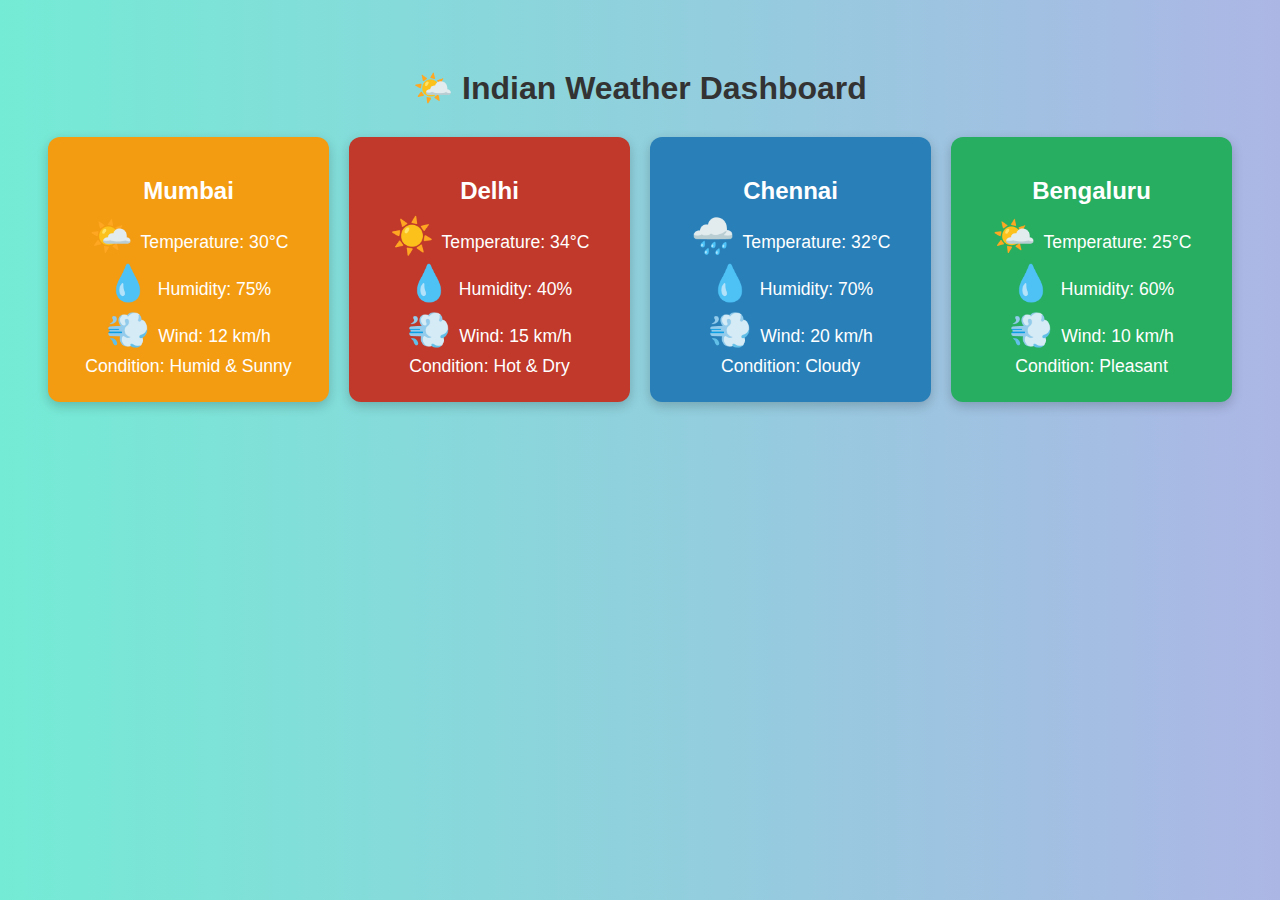
<file: index.html>
<!DOCTYPE html>
<html lang="en">
<head>
  <meta charset="UTF-8">
  <title>Weather Dashboard</title>
  <style>
    body {
      font-family: Arial, sans-serif;
      background: linear-gradient(to right, #74ebd5, #ACB6E5);
      text-align: center;
      padding: 40px;
      color: #333;
    }

    h1 {
      margin-bottom: 20px;
    }

    .weather-grid {
      display: grid;
      grid-template-columns: repeat(auto-fit, minmax(250px, 1fr));
      gap: 20px;
      margin-top: 30px;
    }

    .weather-box {
      padding: 20px;
      border-radius: 12px;
      color: #fff;
      box-shadow: 0 4px 12px rgba(0,0,0,0.2);
      transition: transform 0.3s;
    }

    .weather-box:hover {
      transform: scale(1.05);
    }

    /* Individual city styles */
    .mumbai {
      background: #f39c12; /* Orange */
    }

    .delhi {
      background: #c0392b; /* Red */
    }

    .chennai {
      background: #2980b9; /* Blue */
    }

    .bengaluru {
      background: #27ae60; /* Green */
    }

    .weather-box h2 {
      margin-bottom: 10px;
    }

    .weather-box p {
      margin: 5px 0;
      font-size: 1.1em;
    }

    .icon {
      font-size: 2em;
      margin-right: 8px;
    }
  </style>
</head>
<body>

  <h1>🌤️ Indian Weather Dashboard</h1>
  

  <div class="weather-grid">

    <!-- Mumbai -->
    <div class="weather-box mumbai">
      <h2>Mumbai</h2>
      <p><span class="icon">🌤️</span>Temperature: 30°C</p>
      <p><span class="icon">💧</span>Humidity: 75%</p>
      <p><span class="icon">💨</span>Wind: 12 km/h</p>
      <p>Condition: Humid & Sunny</p>
    </div>

    <!-- Delhi -->
    <div class="weather-box delhi">
      <h2>Delhi</h2>
      <p><span class="icon">☀️</span>Temperature: 34°C</p>
      <p><span class="icon">💧</span>Humidity: 40%</p>
      <p><span class="icon">💨</span>Wind: 15 km/h</p>
      <p>Condition: Hot & Dry</p>
    </div>

    <!-- Chennai -->
    <div class="weather-box chennai">
      <h2>Chennai</h2>
      <p><span class="icon">🌧️</span>Temperature: 32°C</p>
      <p><span class="icon">💧</span>Humidity: 70%</p>
      <p><span class="icon">💨</span>Wind: 20 km/h</p>
      <p>Condition: Cloudy</p>
    </div>

    <!-- Bengaluru -->
    <div class="weather-box bengaluru">
      <h2>Bengaluru</h2>
      <p><span class="icon">🌤️</span>Temperature: 25°C</p>
      <p><span class="icon">💧</span>Humidity: 60%</p>
      <p><span class="icon">💨</span>Wind: 10 km/h</p>
      <p>Condition: Pleasant</p>
    </div>

  </div>

</body>
</html>
</file>
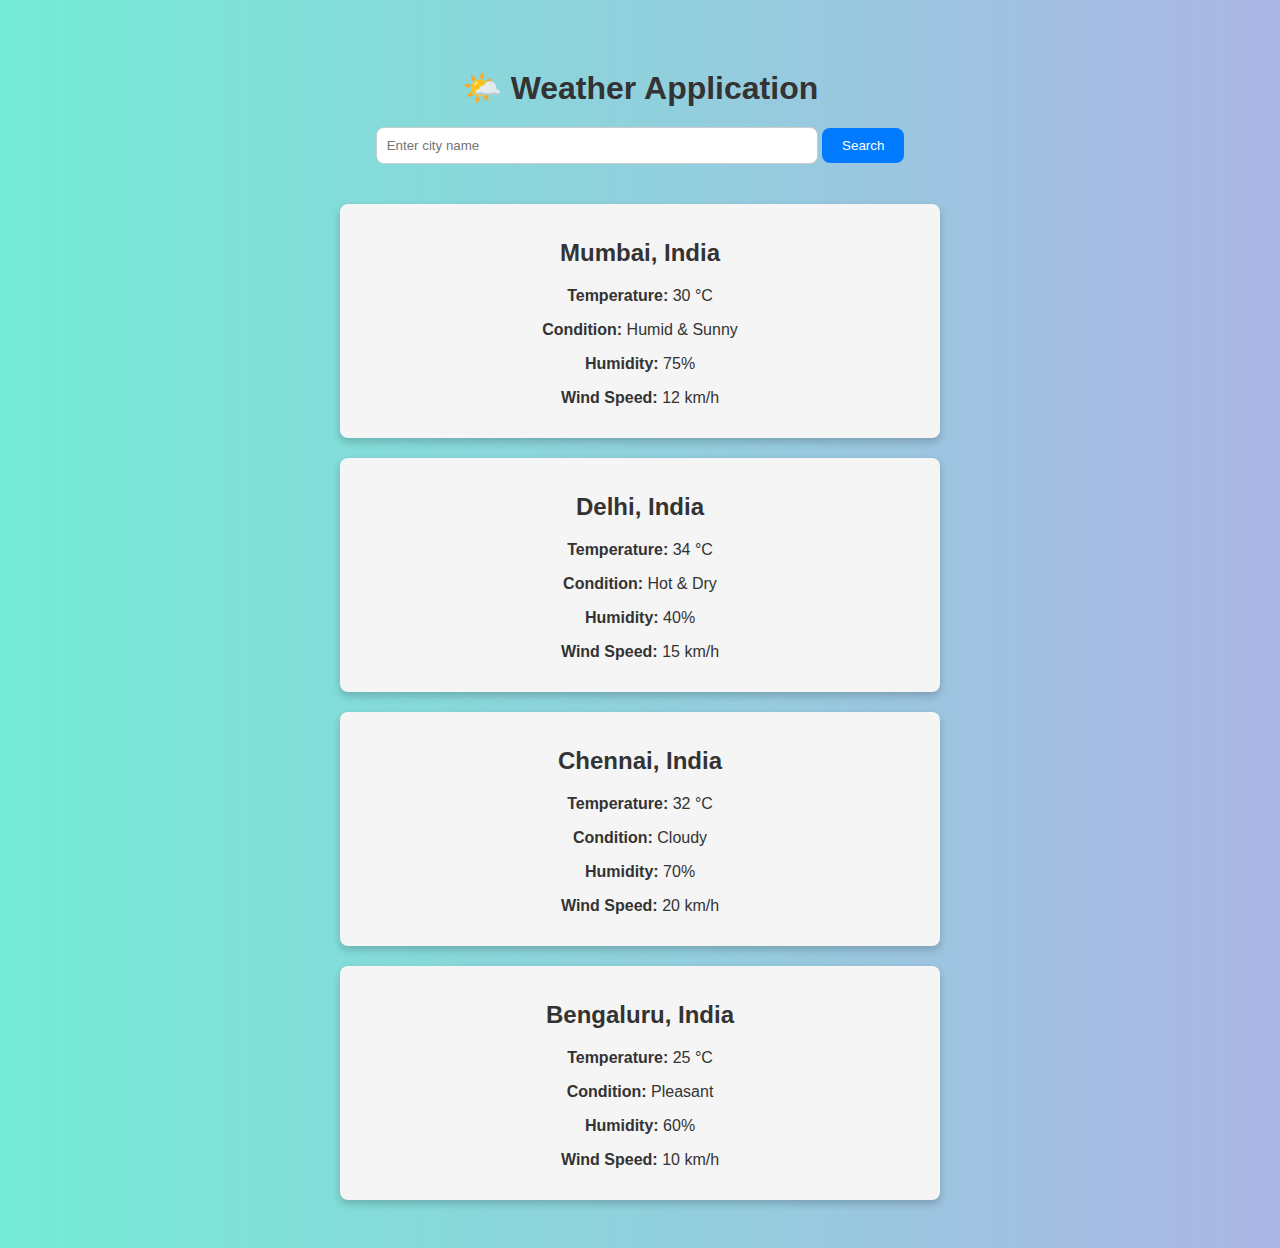
<file: testmain.html>
<!doctype html>
<html lang="en">
<head>
  <meta charset="utf-8">
  <title>Weather Application (Multiple Cities)</title>
  <style>
    body {
      font-family: Arial, sans-serif;
      background: linear-gradient(to right, #74ebd5, #ACB6E5);
      text-align: center;
      padding: 40px;
      color: #333;
    }
    .container {
      max-width: 600px;
      margin: auto;
    }
    h1 {
      margin-bottom: 20px;
    }
    input {
      padding: 10px;
      width: 70%;
      border-radius: 8px;
      border: 1px solid #ccc;
      margin-bottom: 20px;
    }
    button {
      padding: 10px 20px;
      background: #007BFF;
      border: none;
      border-radius: 8px;
      color: white;
      cursor: pointer;
    }
    button:hover {
      background: #0056b3;
    }
    .weather-box {
      margin-top: 20px;
      background: #f5f5f5;
      border-radius: 8px;
      padding: 15px;
      box-shadow: 0 4px 8px rgba(0,0,0,0.2);
    }
  </style>
</head>
<body>
  <div class="container">
    <h1>🌤️ Weather Application</h1>

    <!-- City search input -->
    <input type="text" placeholder="Enter city name">
    <button>Search</button>

    <!-- Mumbai -->
    <div class="weather-box">
      <h2>Mumbai, India</h2>
      <p><strong>Temperature:</strong> 30 °C</p>
      <p><strong>Condition:</strong> Humid & Sunny</p>
      <p><strong>Humidity:</strong> 75%</p>
      <p><strong>Wind Speed:</strong> 12 km/h</p>
    </div>

    <!-- Delhi -->
    <div class="weather-box">
      <h2>Delhi, India</h2>
      <p><strong>Temperature:</strong> 34 °C</p>
      <p><strong>Condition:</strong> Hot & Dry</p>
      <p><strong>Humidity:</strong> 40%</p>
      <p><strong>Wind Speed:</strong> 15 km/h</p>
    </div>

    <!-- Chennai -->
    <div class="weather-box">
      <h2>Chennai, India</h2>
      <p><strong>Temperature:</strong> 32 °C</p>
      <p><strong>Condition:</strong> Cloudy</p>
      <p><strong>Humidity:</strong> 70%</p>
      <p><strong>Wind Speed:</strong> 20 km/h</p>
    </div>

    <!-- Bengaluru -->
    <div class="weather-box">
      <h2>Bengaluru, India</h2>
      <p><strong>Temperature:</strong> 25 °C</p>
      <p><strong>Condition:</strong> Pleasant</p>
      <p><strong>Humidity:</strong> 60%</p>
      <p><strong>Wind Speed:</strong> 10 km/h</p>
    </div>
  </div>
</body>
</html>
</file>
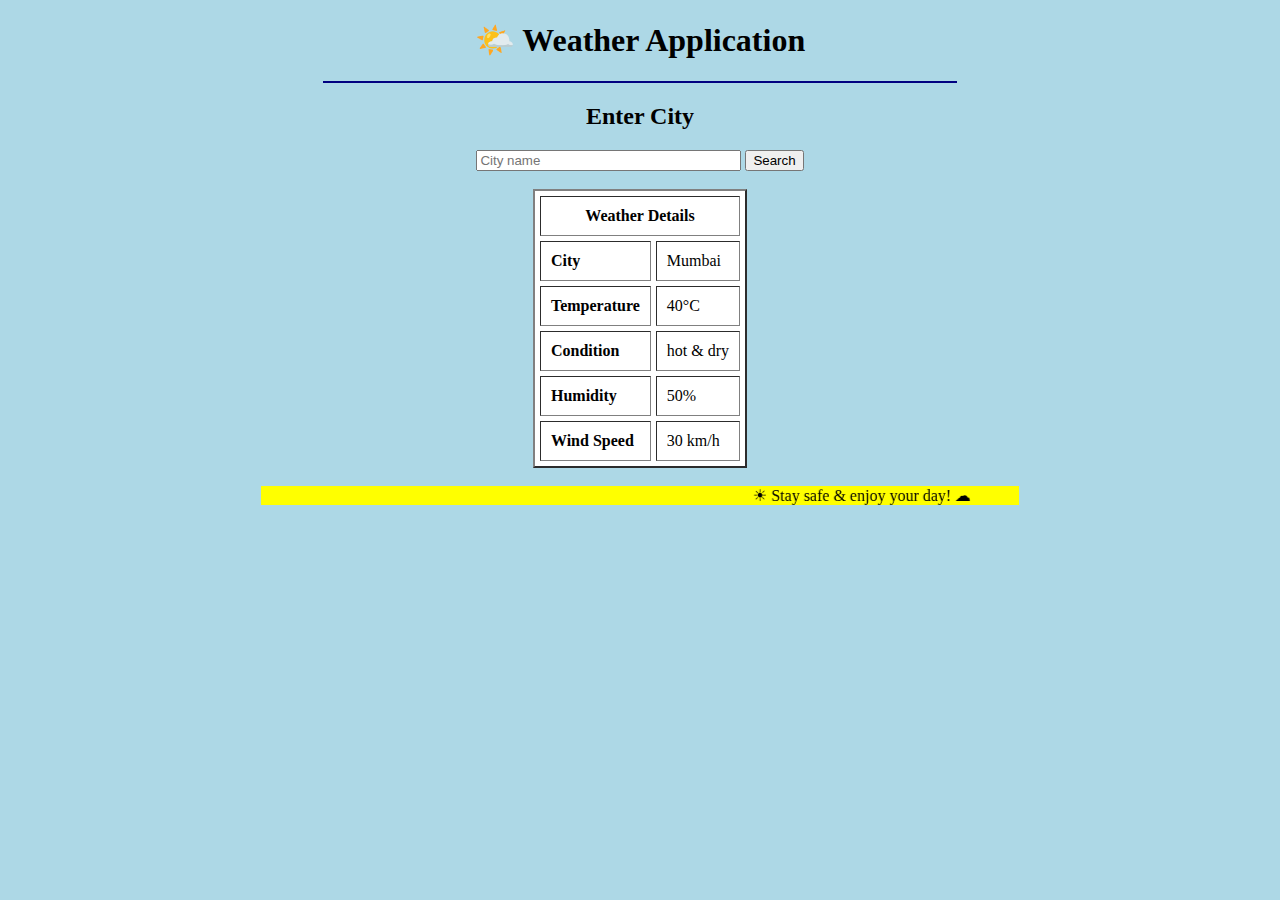
<file: weather_application_html.html>
<!doctype html>
<html>
<head>
  <title>Weather Application</title>
</head>
<body bgcolor="lightblue" text="black">

  <center>
    <h1>🌤️ Weather Application</h1>
    <hr width="50%" color="navy">

    <h2>Enter City</h2>
    <input type="text" placeholder="City name" size="30">
    <input type="submit" value="Search">

    <br><br>

    <table border="2" cellpadding="10" cellspacing="5" bgcolor="white">
      <tr>
        <th colspan="2">Weather Details</th>
      </tr>
      <tr>
        <td><b>City</b></td>
        <td>Mumbai</td>
      </tr>
      <tr>
        <td><b>Temperature</b></td>
        <td>40°C</td>
      </tr>
      <tr>
        <td><b>Condition</b></td>
        <td>hot & dry</td>
      </tr>
      <tr>
        <td><b>Humidity</b></td>
        <td>50%</td>
      </tr>
      <tr>
        <td><b>Wind Speed</b></td>
        <td>30 km/h</td>
      </tr>
    </table>

    <br>
    <marquee behavior="alternate" bgcolor="yellow" width="60%">
      ☀ Stay safe & enjoy your day! ☁
    </marquee>
  </center>

</body>
</html>
</file>
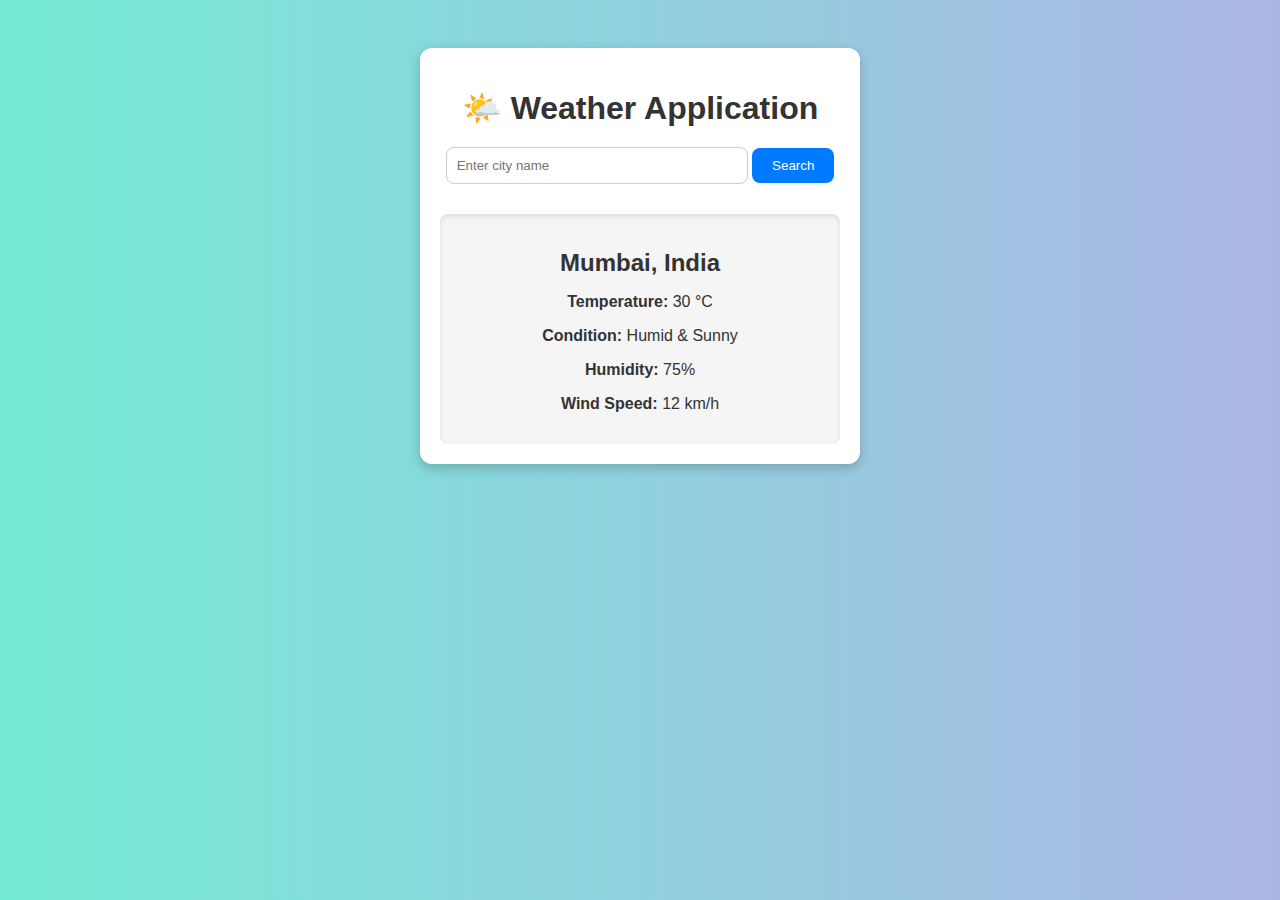
<file: weatherApp_html&css.html>
<!doctype html>
<html lang="en">
<head>
  <meta charset="utf-8">
  <title>Weather Application (HTML + CSS only)</title>
  <link rel="stylesheet" href="style.css">
</head>
<body>
  <div class="container">
    <h1>🌤️ Weather Application</h1>

    <!-- City search input -->
    <input type="text" placeholder="Enter city name">
    <button>Search</button>

    <!-- Weather details (static placeholder) -->
    <div class="weather-box">
      <h2>Mumbai, India</h2>
      <p><strong>Temperature:</strong> 30 °C</p>
      <p><strong>Condition:</strong> Humid & Sunny</p>
      <p><strong>Humidity:</strong> 75%</p>
      <p><strong>Wind Speed:</strong> 12 km/h</p>
    </div>
  </div>
</body>
</html>
</file>
<file: style.css>
body {
  font-family: Arial, sans-serif;
  background: linear-gradient(to right, #74ebd5, #ACB6E5);
  text-align: center;
  padding: 40px;
  color: #333;
}

.container {
  max-width: 400px;
  margin: auto;
  background: white;
  border-radius: 12px;
  padding: 20px;
  box-shadow: 0 4px 12px rgba(0,0,0,0.2);
}

h1 {
  margin-bottom: 20px;
}

input {
  padding: 10px;
  width: 70%;
  border-radius: 8px;
  border: 1px solid #ccc;
  margin-bottom: 10px;
}

button {
  padding: 10px 20px;
  background: #007BFF;
  border: none;
  border-radius: 8px;
  color: white;
  cursor: pointer;
}

button:hover {
  background: #0056b3;
}

.weather-box {
  margin-top: 20px;
  background: #f5f5f5;
  border-radius: 8px;
  padding: 15px;
  box-shadow: inset 0 2px 5px rgba(0,0,0,0.1);
}

.weather-box h2 {
  margin-bottom: 10px;
}
</file>
